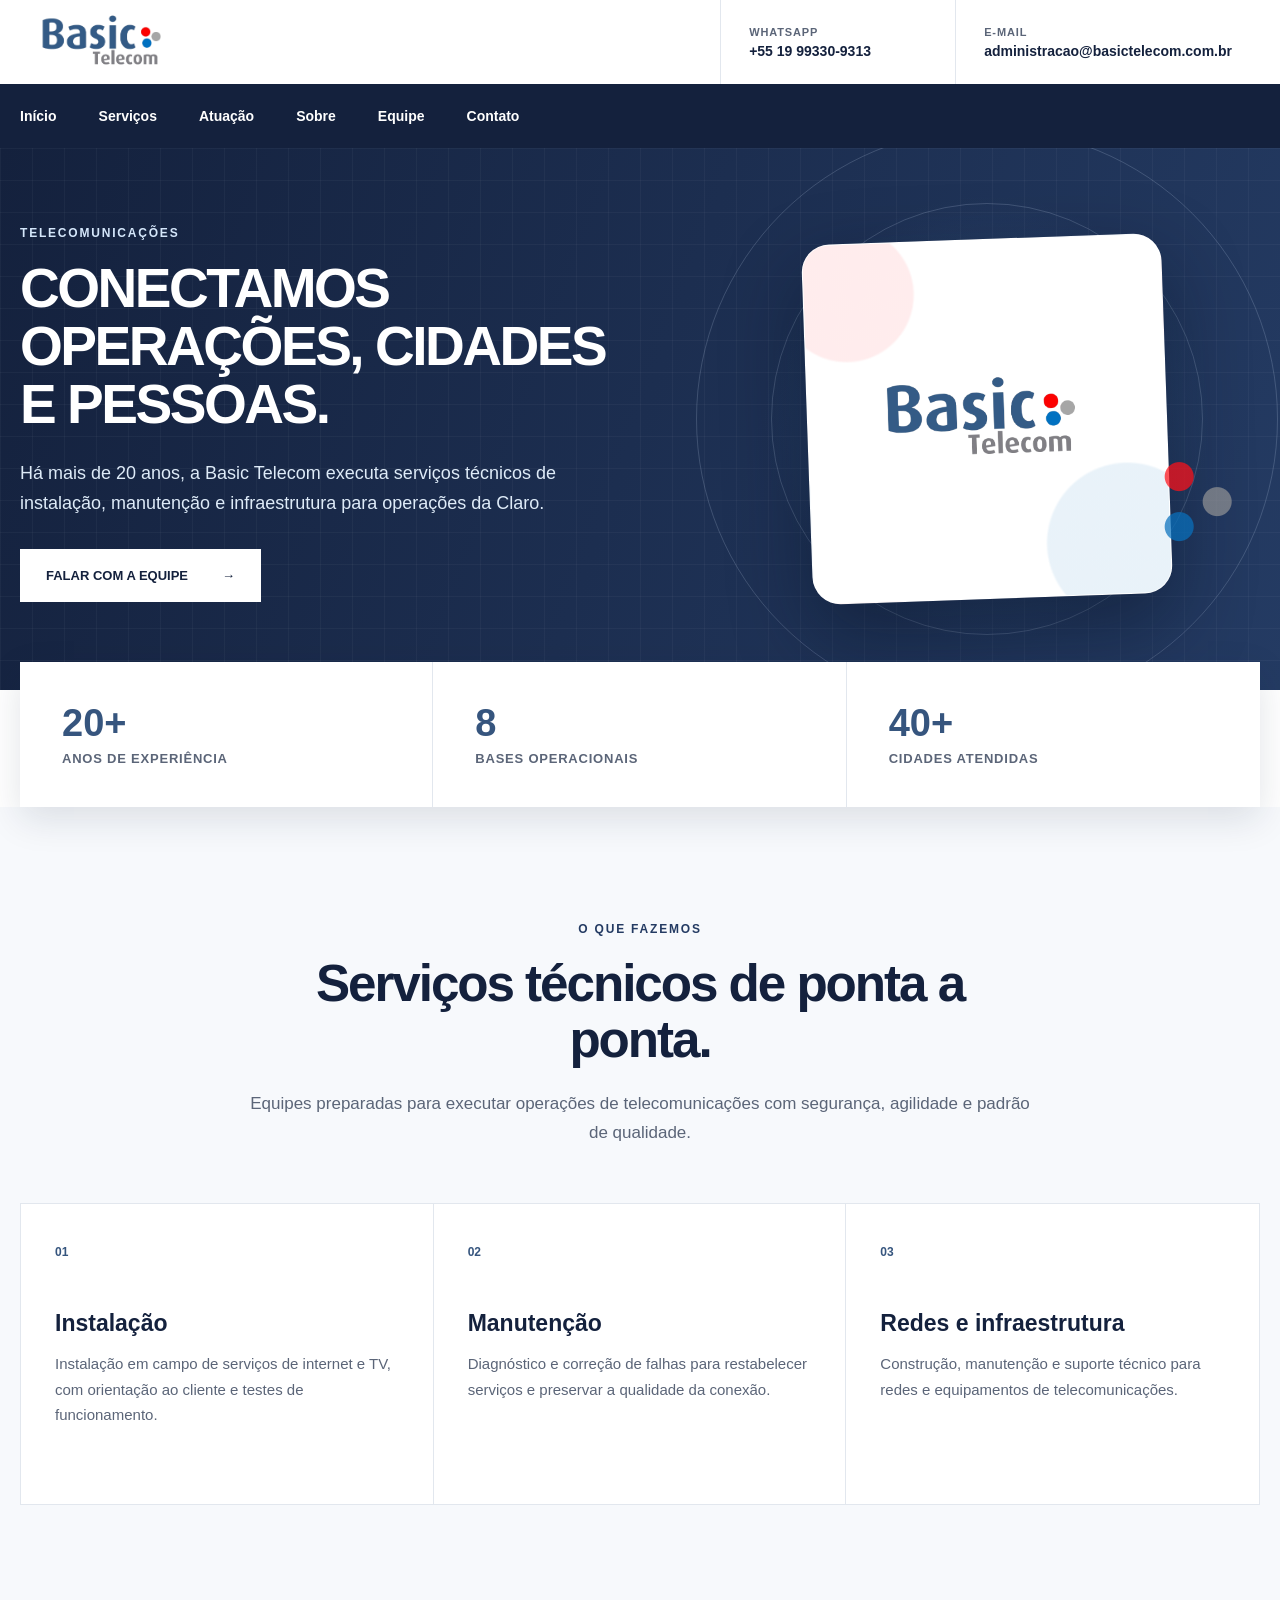
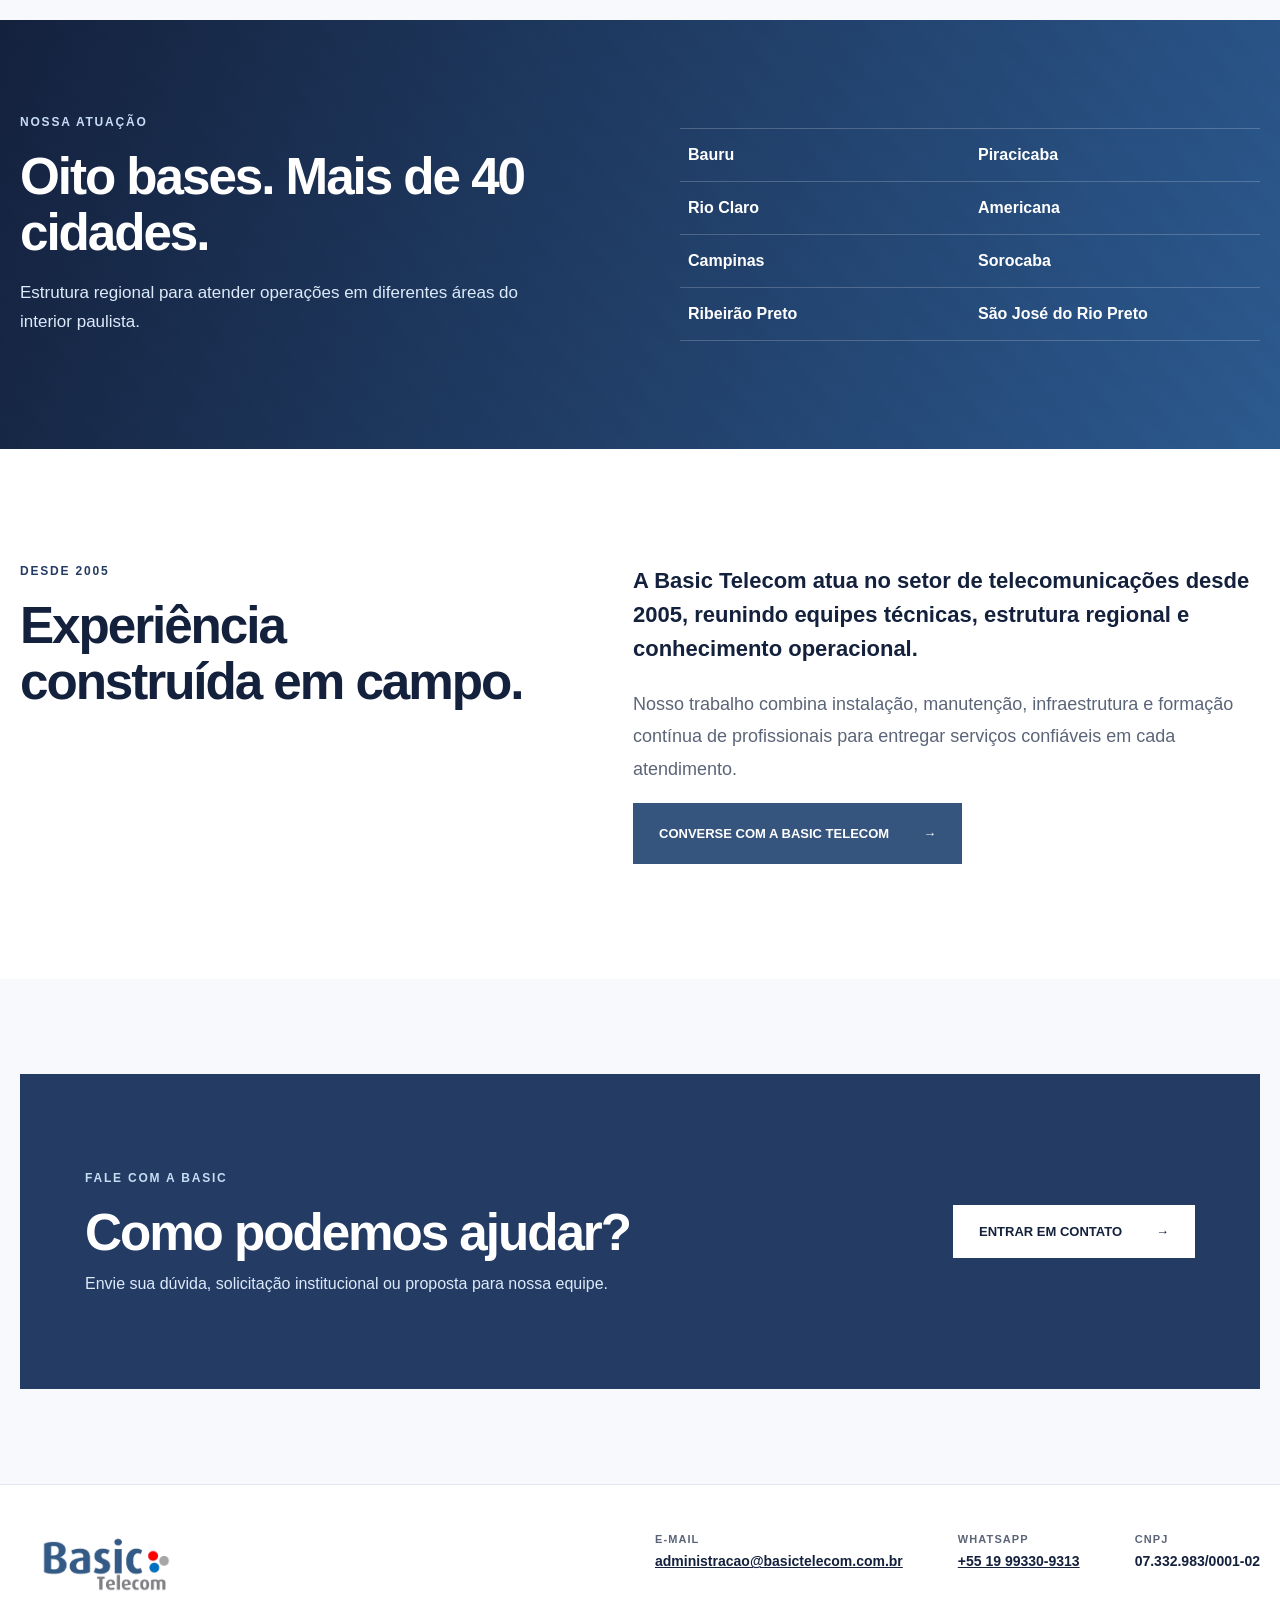
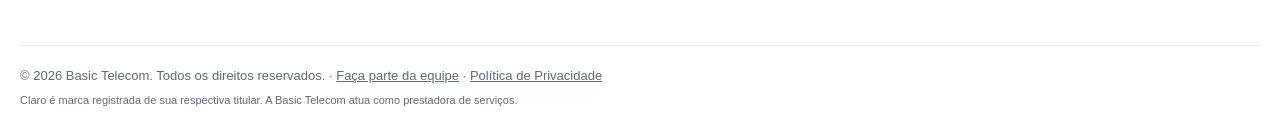
<file: index.html>
<!DOCTYPE html>
<html lang="pt-BR">
<head>
  <meta charset="UTF-8">
  <meta name="viewport" content="width=device-width, initial-scale=1.0">
  <meta name="description" content="Basic Telecom: instalação, manutenção e infraestrutura de telecomunicações para operações Claro em mais de 40 cidades.">
  <meta name="theme-color" content="#14213d">
  <title>Serviços de telecomunicações | Basic Telecom</title>
  <link rel="canonical" href="https://tibasictelecom.github.io/">
  <link rel="icon" href="assets/favicon.png" type="image/png">
  <link rel="apple-touch-icon" href="assets/apple-touch-icon.png">
  <link rel="manifest" href="site.webmanifest">
  <meta property="og:type" content="website">
  <meta property="og:locale" content="pt_BR">
  <meta property="og:site_name" content="Basic Telecom">
  <meta property="og:title" content="Serviços de telecomunicações | Basic Telecom">
  <meta property="og:description" content="Mais de 20 anos de experiência, oito bases operacionais e atendimento em mais de 40 cidades.">
  <meta property="og:url" content="https://tibasictelecom.github.io/">
  <meta property="og:image" content="https://tibasictelecom.github.io/assets/social-card.png">
  <meta property="og:image:type" content="image/png">
  <meta property="og:image:width" content="1200">
  <meta property="og:image:height" content="630">
  <meta property="og:image:alt" content="Basic Telecom — telecomunicações">
  <meta name="twitter:card" content="summary_large_image">
  <link rel="stylesheet" href="styles.css?v=6">
  <script src="site.js?v=5" defer></script>
  <script type="application/ld+json">
  {
    "@context": "https://schema.org",
    "@type": "Organization",
    "name": "Basic Telecom",
    "legalName": "Basic Telecom Instalações de Equipamentos Eletrônicos Ltda.",
    "url": "https://tibasictelecom.github.io/",
    "logo": "https://tibasictelecom.github.io/assets/logo.png",
    "foundingDate": "2005-04-18",
    "taxID": "07.332.983/0001-02",
    "description": "Empresa de instalação, manutenção e infraestrutura de telecomunicações",
    "email": "administracao@basictelecom.com.br",
    "telephone": "+55-19-99330-9313",
    "address": {
      "@type": "PostalAddress",
      "streetAddress": "Avenida Rodrigues Alves, 33-93, Vila Cardia",
      "addressLocality": "Bauru",
      "addressRegion": "SP",
      "postalCode": "17030-000",
      "addressCountry": "BR"
    },
    "areaServed": ["Bauru", "Piracicaba", "Rio Claro", "Americana", "Campinas", "Sorocaba", "Ribeirão Preto", "São José do Rio Preto"],
    "sameAs": ["https://br.linkedin.com/company/basictelecom"]
  }
  </script>
</head>
<body id="inicio">
  <a class="skip-link" href="#conteudo">Pular para o conteúdo</a>

  <header class="header">
    <div class="container topbar">
      <a class="brand" href="./" aria-label="Basic Telecom — início">
        <img src="assets/logo.png" width="819" height="304" alt="Basic Telecom" fetchpriority="high">
      </a>
      <div class="header-contact">
        <a class="whatsapp-link" href="https://wa.me/5519993309313?text=Ol%C3%A1%2C%20vim%20pelo%20site%20da%20Basic%20Telecom%20e%20gostaria%20de%20falar%20com%20a%20equipe."><small>WhatsApp</small><strong>+55 19 99330-9313</strong></a>
        <a href="mailto:administracao@basictelecom.com.br"><small>E-mail</small><strong>administracao@basictelecom.com.br</strong></a>
      </div>
    </div>
    <div class="nav-bar">
      <nav class="container nav" aria-label="Navegação principal">
        <a href="#inicio">Início</a>
        <a href="#servicos">Serviços</a>
        <a href="#atuacao">Atuação</a>
        <a href="#sobre">Sobre</a>
        <a href="equipe/">Equipe</a>
        <a href="#contato">Contato</a>
      </nav>
    </div>
  </header>

  <main id="conteudo">
    <section class="hero">
      <div class="container hero-grid">
        <div class="hero-copy">
          <span class="eyebrow">Telecomunicações</span>
          <h1>Conectamos operações, cidades e pessoas.</h1>
          <p>Há mais de 20 anos, a Basic Telecom executa serviços técnicos de instalação, manutenção e infraestrutura para operações da Claro.</p>
          <a class="button hero-button" href="https://wa.me/5519993309313?text=Ol%C3%A1%2C%20vim%20pelo%20site%20da%20Basic%20Telecom%20e%20gostaria%20de%20falar%20com%20a%20equipe.">Falar com a equipe <span aria-hidden="true">→</span></a>
        </div>
        <div class="hero-visual" aria-hidden="true">
          <div class="hero-brand"><img src="assets/logo.png" width="819" height="304" alt=""></div>
        </div>
      </div>
    </section>

    <section class="stats" aria-label="Basic Telecom em números">
      <div class="container stats-grid">
        <div><strong>20+</strong><span>anos de experiência</span></div>
        <div><strong>8</strong><span>bases operacionais</span></div>
        <div><strong>40+</strong><span>cidades atendidas</span></div>
      </div>
    </section>

    <section class="services" id="servicos">
      <div class="container">
        <div class="section-heading centered">
          <span class="section-label">O que fazemos</span>
          <h2>Serviços técnicos de ponta a ponta.</h2>
          <p>Equipes preparadas para executar operações de telecomunicações com segurança, agilidade e padrão de qualidade.</p>
        </div>
        <div class="service-grid">
          <article><strong>01</strong><h3>Instalação</h3><p>Instalação em campo de serviços de internet e TV, com orientação ao cliente e testes de funcionamento.</p></article>
          <article><strong>02</strong><h3>Manutenção</h3><p>Diagnóstico e correção de falhas para restabelecer serviços e preservar a qualidade da conexão.</p></article>
          <article><strong>03</strong><h3>Redes e infraestrutura</h3><p>Construção, manutenção e suporte técnico para redes e equipamentos de telecomunicações.</p></article>
        </div>
      </div>
    </section>

    <section class="coverage" id="atuacao">
      <div class="container coverage-grid">
        <div>
          <span class="section-label light">Nossa atuação</span>
          <h2>Oito bases. Mais de 40 cidades.</h2>
          <p>Estrutura regional para atender operações em diferentes áreas do interior paulista.</p>
        </div>
        <ul aria-label="Cidades com bases operacionais">
          <li>Bauru</li>
          <li>Piracicaba</li>
          <li>Rio Claro</li>
          <li>Americana</li>
          <li>Campinas</li>
          <li>Sorocaba</li>
          <li>Ribeirão Preto</li>
          <li>São José do Rio Preto</li>
        </ul>
      </div>
    </section>

    <section class="about" id="sobre">
      <div class="container about-grid">
        <div class="section-heading">
          <span class="section-label">Desde 2005</span>
          <h2>Experiência construída em campo.</h2>
        </div>
        <div class="about-copy">
          <p>A Basic Telecom atua no setor de telecomunicações desde 2005, reunindo equipes técnicas, estrutura regional e conhecimento operacional.</p>
          <p>Nosso trabalho combina instalação, manutenção, infraestrutura e formação contínua de profissionais para entregar serviços confiáveis em cada atendimento.</p>
          <a class="button" href="#contato">Converse com a Basic Telecom <span aria-hidden="true">→</span></a>
        </div>
      </div>
    </section>

    <section class="contact" id="contato">
      <div class="container contact-card">
        <div>
          <span class="section-label light">Fale com a Basic</span>
          <h2>Como podemos ajudar?</h2>
          <p>Envie sua dúvida, solicitação institucional ou proposta para nossa equipe.</p>
        </div>
        <a class="button button-light" href="https://wa.me/5519993309313?text=Ol%C3%A1%2C%20vim%20pelo%20site%20da%20Basic%20Telecom%20e%20gostaria%20de%20falar%20com%20a%20equipe.">Entrar em contato <span aria-hidden="true">→</span></a>
      </div>
    </section>
  </main>

  <footer>
    <div class="container footer-content">
      <img src="assets/logo.png" width="819" height="304" alt="Basic Telecom" loading="lazy">
      <div class="footer-info">
        <p><span>E-mail</span><a href="mailto:administracao@basictelecom.com.br">administracao@basictelecom.com.br</a></p>
        <p><span>WhatsApp</span><a href="https://wa.me/5519993309313?text=Ol%C3%A1%2C%20vim%20pelo%20site%20da%20Basic%20Telecom%20e%20gostaria%20de%20falar%20com%20a%20equipe.">+55 19 99330-9313</a></p>
        <p><span>CNPJ</span><strong>07.332.983/0001-02</strong></p>
      </div>
    </div>
    <div class="container copyright">© 2026 Basic Telecom. Todos os direitos reservados. · <a href="equipe/">Faça parte da equipe</a> · <a href="privacidade/">Política de Privacidade</a><small>Claro é marca registrada de sua respectiva titular. A Basic Telecom atua como prestadora de serviços.</small></div>
  </footer>
</body>
</html>
</file>
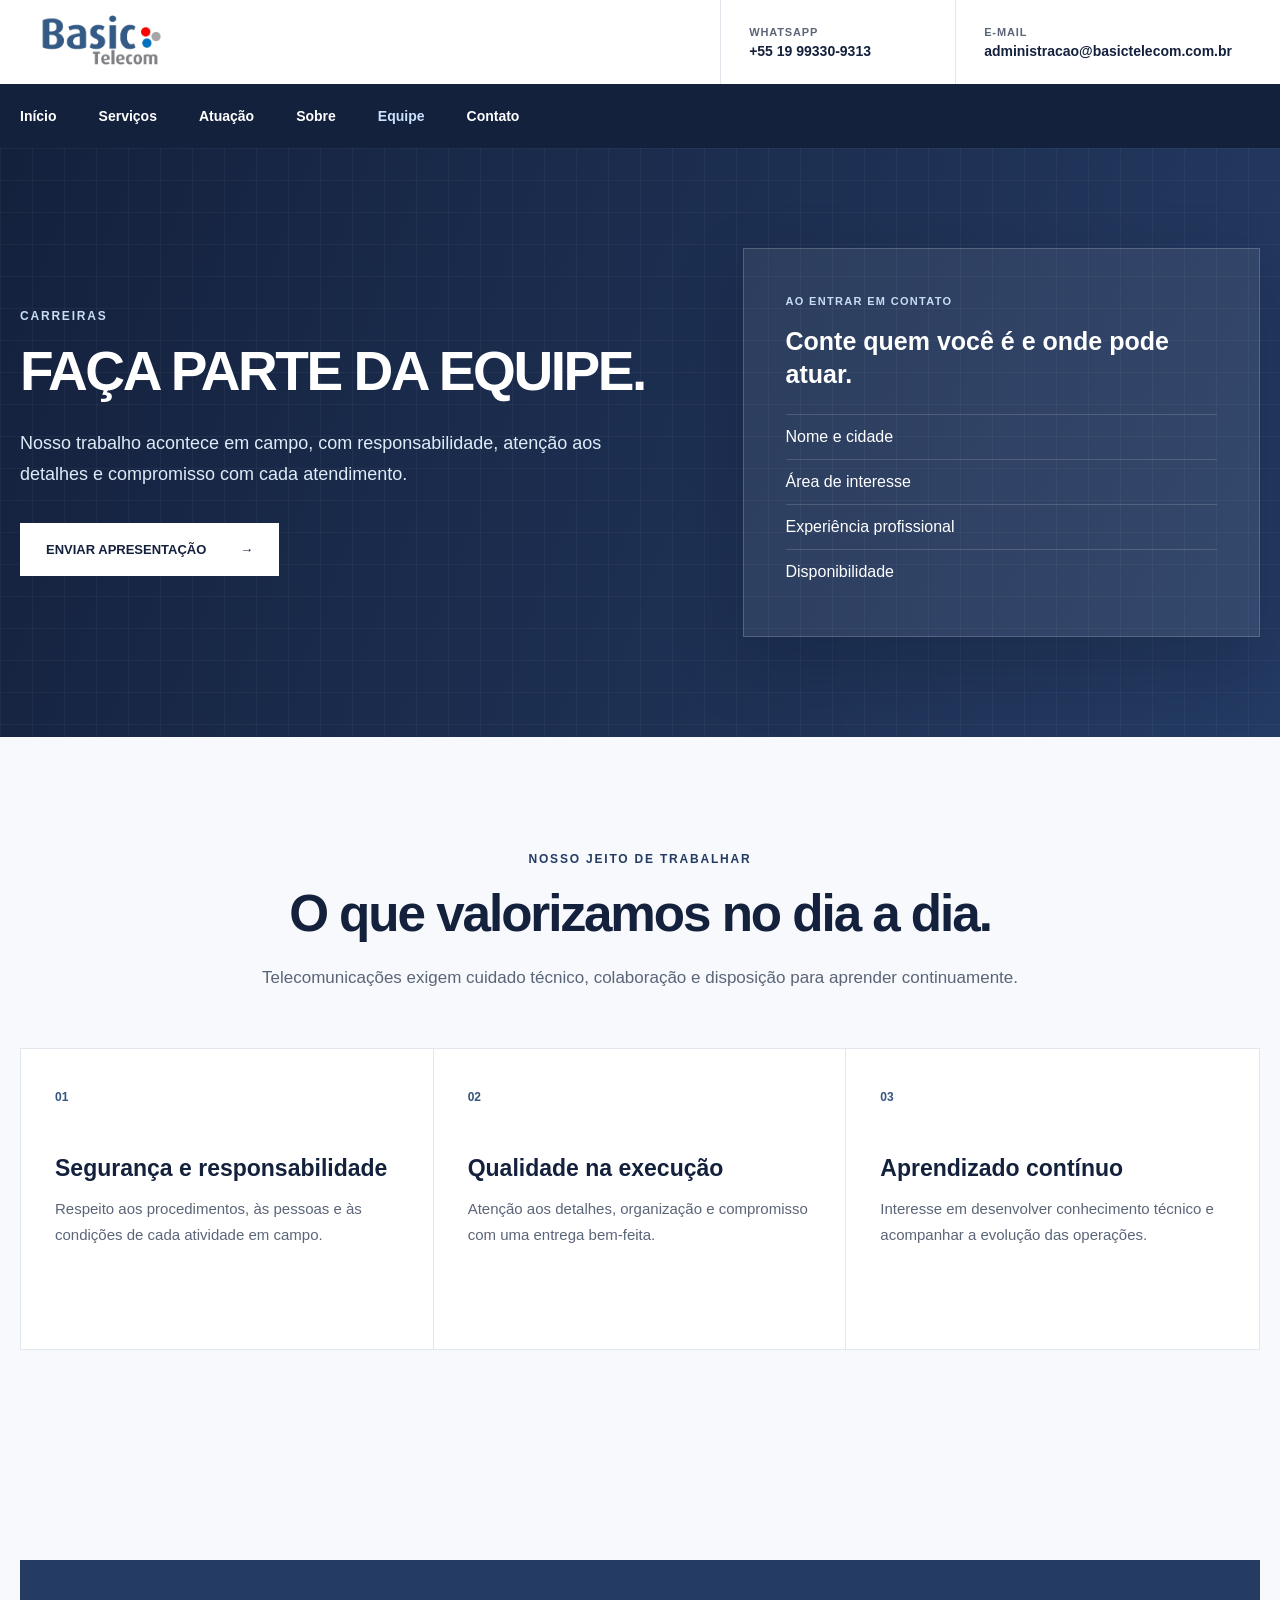
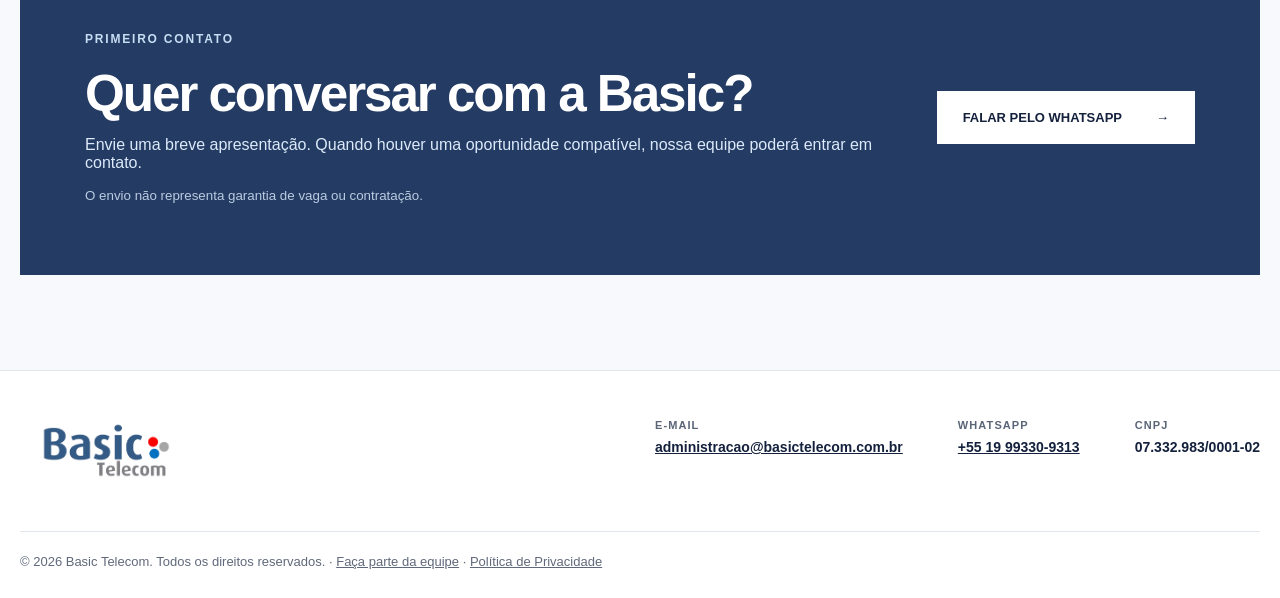
<file: equipe/index.html>
<!DOCTYPE html>
<html lang="pt-BR">
<head>
  <meta charset="UTF-8">
  <meta name="viewport" content="width=device-width, initial-scale=1.0">
  <meta name="description" content="Conheça a forma de trabalho da Basic Telecom e envie uma apresentação para futuras oportunidades na equipe.">
  <meta name="theme-color" content="#14213d">
  <title>Faça parte da equipe | Basic Telecom</title>
  <link rel="canonical" href="https://tibasictelecom.github.io/equipe/">
  <link rel="icon" href="../assets/favicon.png" type="image/png">
  <link rel="apple-touch-icon" href="../assets/apple-touch-icon.png">
  <link rel="manifest" href="../site.webmanifest">
  <meta property="og:type" content="website">
  <meta property="og:locale" content="pt_BR">
  <meta property="og:title" content="Faça parte da equipe | Basic Telecom">
  <meta property="og:description" content="Envie uma apresentação para futuras oportunidades na Basic Telecom.">
  <meta property="og:url" content="https://tibasictelecom.github.io/equipe/">
  <meta property="og:image" content="https://tibasictelecom.github.io/assets/social-card.png">
  <meta property="og:image:type" content="image/png">
  <meta property="og:image:width" content="1200">
  <meta property="og:image:height" content="630">
  <meta property="og:image:alt" content="Basic Telecom — telecomunicações no interior de São Paulo">
  <meta name="twitter:card" content="summary_large_image">
  <link rel="stylesheet" href="../styles.css?v=6">
  <script src="../site.js?v=5" defer></script>
</head>
<body>
  <a class="skip-link" href="#conteudo">Pular para o conteúdo</a>

  <header class="header">
    <div class="container topbar">
      <a class="brand" href="../" aria-label="Basic Telecom — início">
        <img src="../assets/logo.png" width="819" height="304" alt="Basic Telecom" fetchpriority="high">
      </a>
      <div class="header-contact">
        <a href="https://wa.me/5519993309313?text=Ol%C3%A1%2C%20vim%20pelo%20site%20da%20Basic%20Telecom%20e%20gostaria%20de%20falar%20com%20a%20equipe."><small>WhatsApp</small><strong>+55 19 99330-9313</strong></a>
        <a href="mailto:administracao@basictelecom.com.br"><small>E-mail</small><strong>administracao@basictelecom.com.br</strong></a>
      </div>
    </div>
    <div class="nav-bar">
      <nav class="container nav" aria-label="Navegação principal">
        <a href="../">Início</a>
        <a href="../#servicos">Serviços</a>
        <a href="../#atuacao">Atuação</a>
        <a href="../#sobre">Sobre</a>
        <a href="./" aria-current="page">Equipe</a>
        <a href="../#contato">Contato</a>
      </nav>
    </div>
  </header>

  <main id="conteudo">
    <section class="career-hero">
      <div class="container career-hero-grid">
        <div>
          <span class="section-label light">Carreiras</span>
          <h1>Faça parte da equipe.</h1>
          <p>Nosso trabalho acontece em campo, com responsabilidade, atenção aos detalhes e compromisso com cada atendimento.</p>
          <a class="button button-light" href="https://wa.me/5519993309313?text=Ol%C3%A1%2C%20vim%20pelo%20site%20da%20Basic%20Telecom%20e%20gostaria%20de%20saber%20sobre%20oportunidades%20para%20fazer%20parte%20da%20equipe.">Enviar apresentação <span aria-hidden="true">→</span></a>
        </div>
        <aside class="career-panel" aria-label="Como se apresentar">
          <span>Ao entrar em contato</span>
          <strong>Conte quem você é e onde pode atuar.</strong>
          <ul>
            <li>Nome e cidade</li>
            <li>Área de interesse</li>
            <li>Experiência profissional</li>
            <li>Disponibilidade</li>
          </ul>
        </aside>
      </div>
    </section>

    <section class="services">
      <div class="container">
        <div class="section-heading centered">
          <span class="section-label">Nosso jeito de trabalhar</span>
          <h2>O que valorizamos no dia a dia.</h2>
          <p>Telecomunicações exigem cuidado técnico, colaboração e disposição para aprender continuamente.</p>
        </div>
        <div class="service-grid">
          <article><strong>01</strong><h3>Segurança e responsabilidade</h3><p>Respeito aos procedimentos, às pessoas e às condições de cada atividade em campo.</p></article>
          <article><strong>02</strong><h3>Qualidade na execução</h3><p>Atenção aos detalhes, organização e compromisso com uma entrega bem-feita.</p></article>
          <article><strong>03</strong><h3>Aprendizado contínuo</h3><p>Interesse em desenvolver conhecimento técnico e acompanhar a evolução das operações.</p></article>
        </div>
      </div>
    </section>

    <section class="contact career-contact">
      <div class="container contact-card">
        <div>
          <span class="section-label light">Primeiro contato</span>
          <h2>Quer conversar com a Basic?</h2>
          <p>Envie uma breve apresentação. Quando houver uma oportunidade compatível, nossa equipe poderá entrar em contato.</p>
          <small>O envio não representa garantia de vaga ou contratação.</small>
        </div>
        <a class="button button-light" href="https://wa.me/5519993309313?text=Ol%C3%A1%2C%20vim%20pelo%20site%20da%20Basic%20Telecom%20e%20gostaria%20de%20saber%20sobre%20oportunidades%20para%20fazer%20parte%20da%20equipe.">Falar pelo WhatsApp <span aria-hidden="true">→</span></a>
      </div>
    </section>
  </main>

  <footer>
    <div class="container footer-content">
      <img src="../assets/logo.png" width="819" height="304" alt="Basic Telecom" loading="lazy">
      <div class="footer-info">
        <p><span>E-mail</span><a href="mailto:administracao@basictelecom.com.br">administracao@basictelecom.com.br</a></p>
        <p><span>WhatsApp</span><a href="https://wa.me/5519993309313?text=Ol%C3%A1%2C%20vim%20pelo%20site%20da%20Basic%20Telecom%20e%20gostaria%20de%20falar%20com%20a%20equipe.">+55 19 99330-9313</a></p>
        <p><span>CNPJ</span><strong>07.332.983/0001-02</strong></p>
      </div>
    </div>
    <div class="container copyright">© 2026 Basic Telecom. Todos os direitos reservados. · <a href="./">Faça parte da equipe</a> · <a href="../privacidade/">Política de Privacidade</a></div>
  </footer>
</body>
</html>
</file>
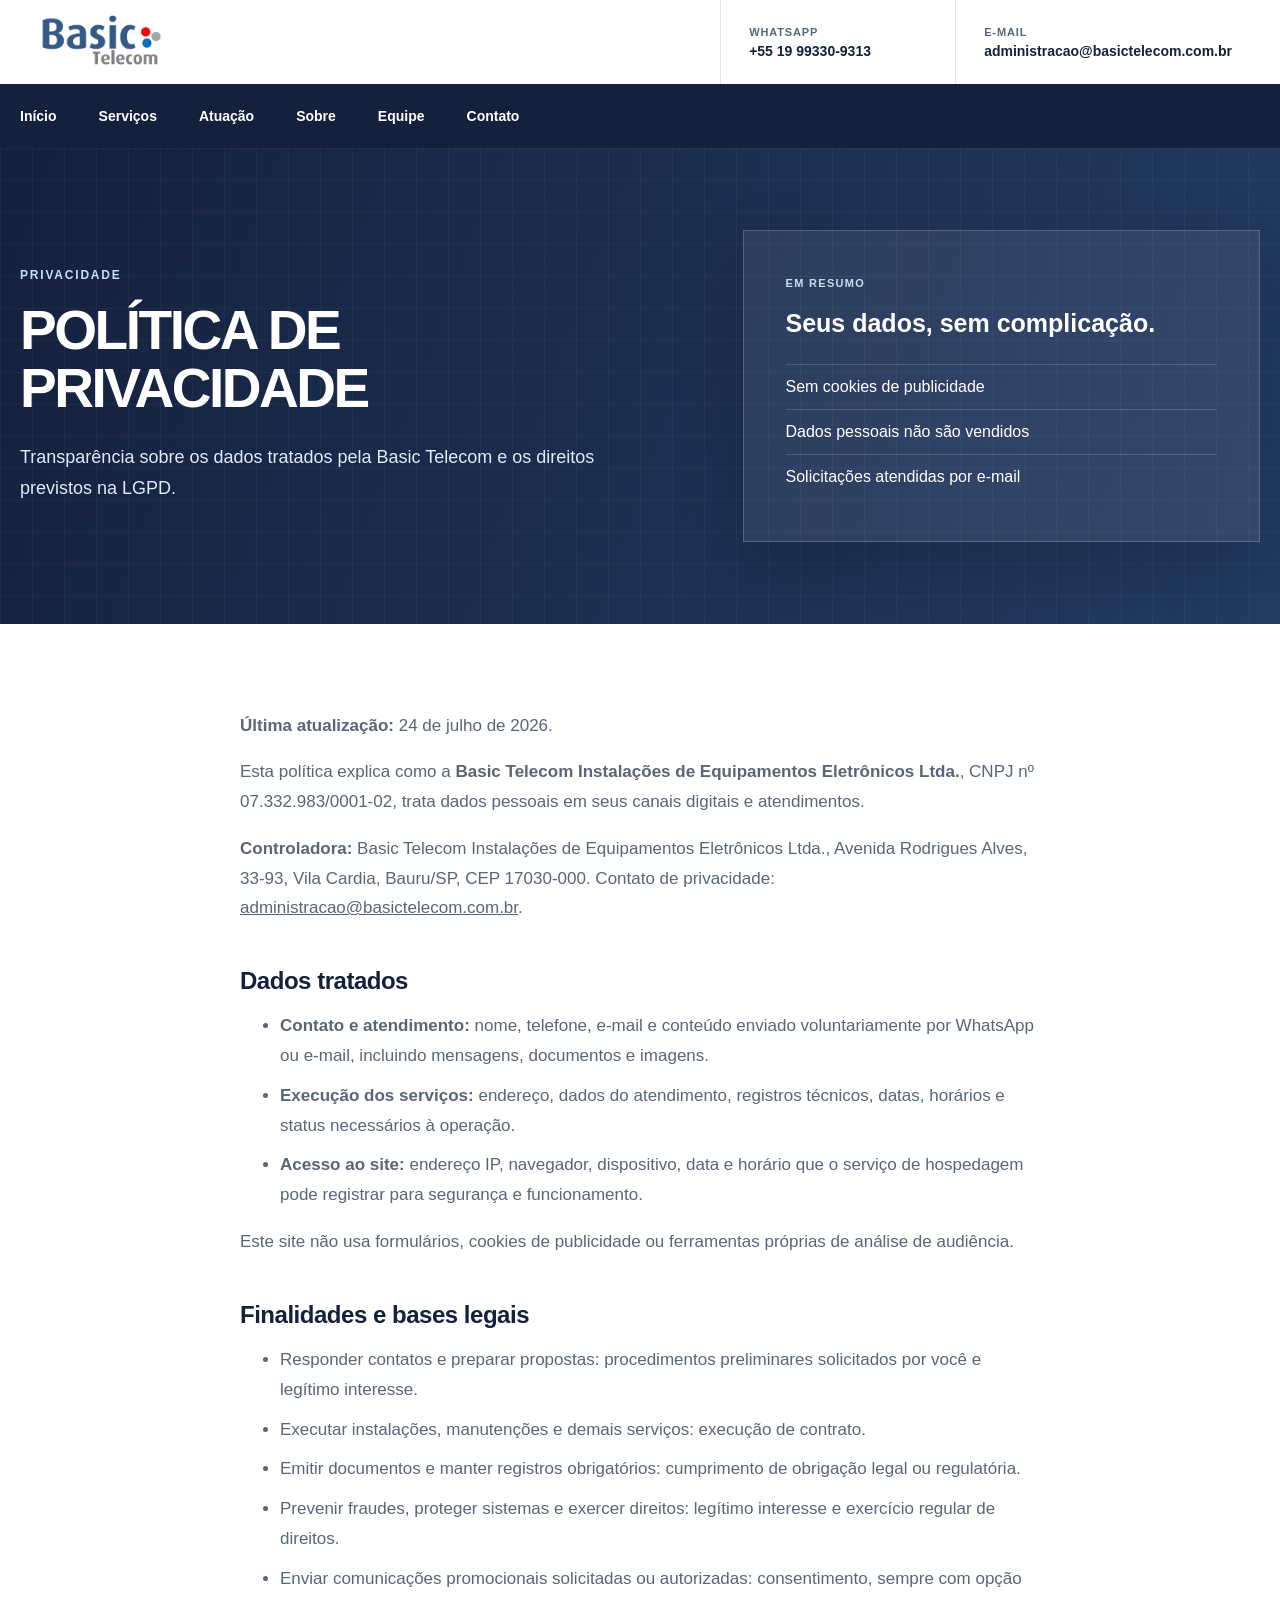
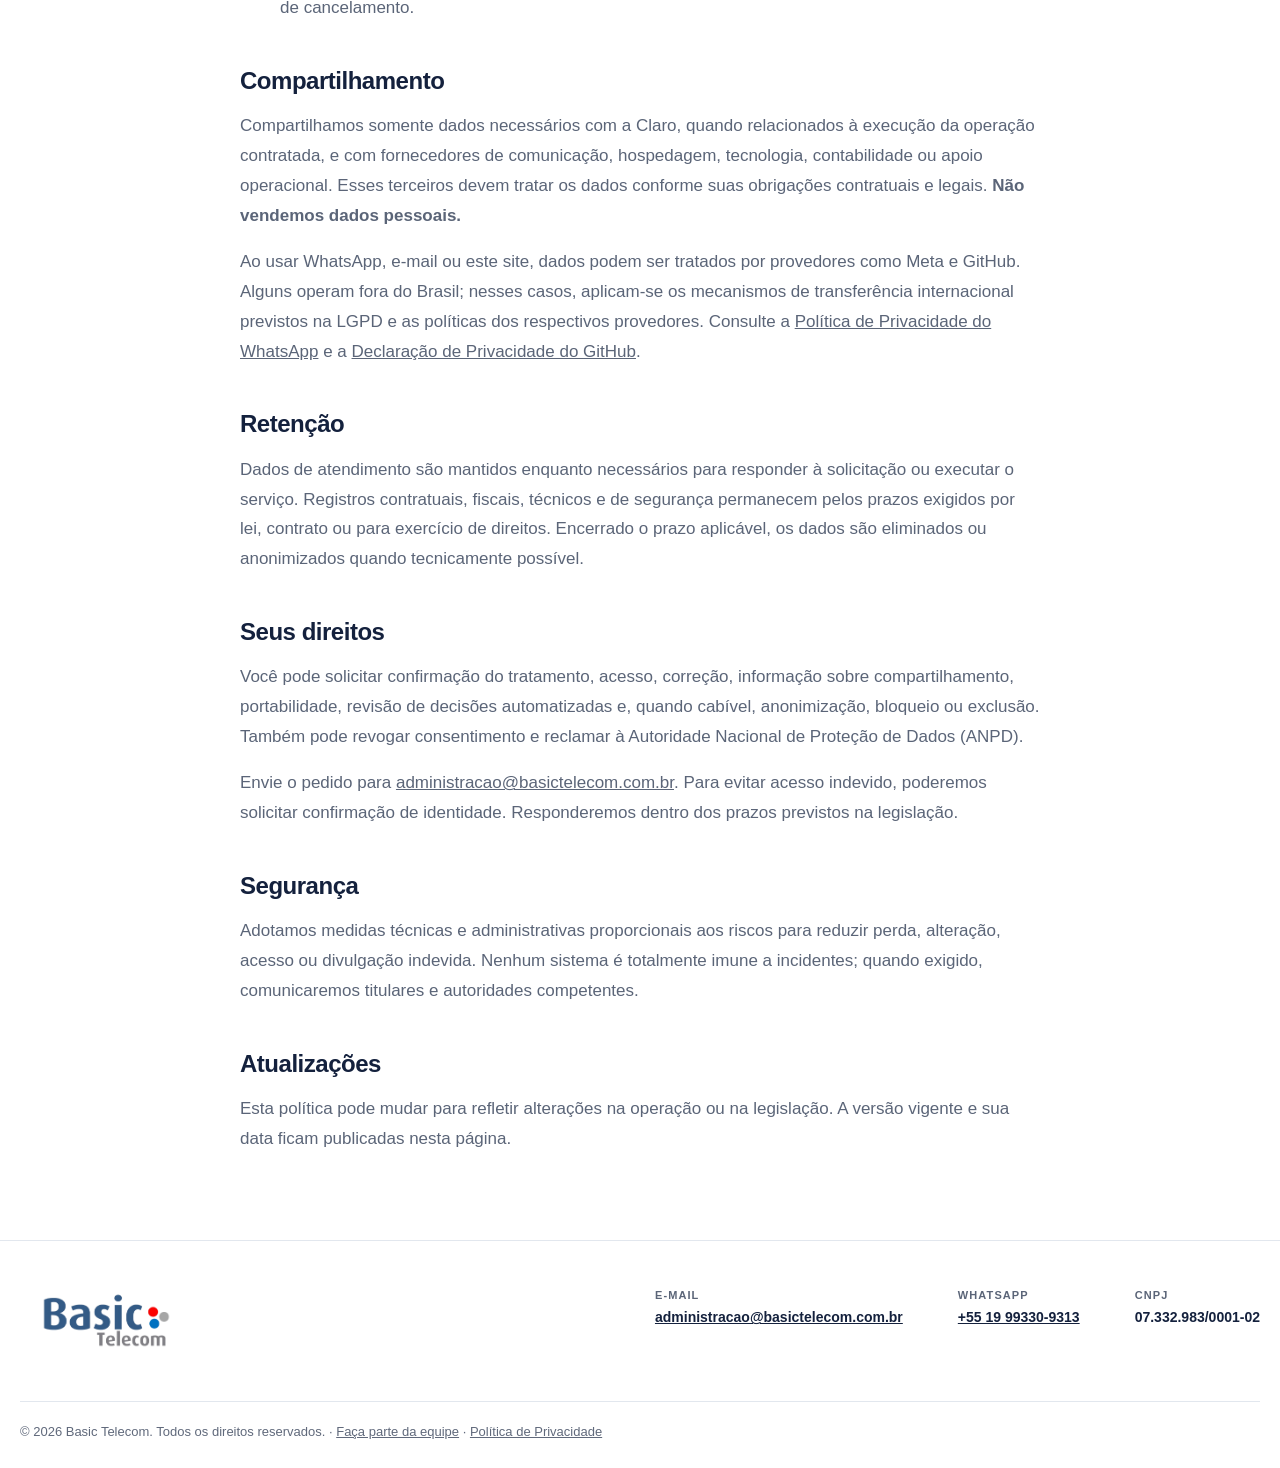
<file: privacidade/index.html>
<!DOCTYPE html>
<html lang="pt-BR">
<head>
  <meta charset="UTF-8">
  <meta name="viewport" content="width=device-width, initial-scale=1.0">
  <meta name="description" content="Política de Privacidade da Basic Telecom: dados tratados, finalidades, compartilhamento, retenção e direitos previstos na LGPD.">
  <meta name="theme-color" content="#14213d">
  <title>Política de Privacidade | Basic Telecom</title>
  <link rel="canonical" href="https://tibasictelecom.github.io/privacidade/">
  <link rel="icon" href="../assets/favicon.png" type="image/png">
  <link rel="apple-touch-icon" href="../assets/apple-touch-icon.png">
  <link rel="manifest" href="../site.webmanifest">
  <meta property="og:type" content="article">
  <meta property="og:locale" content="pt_BR">
  <meta property="og:title" content="Política de Privacidade | Basic Telecom">
  <meta property="og:description" content="Saiba como a Basic Telecom trata e protege dados pessoais.">
  <meta property="og:url" content="https://tibasictelecom.github.io/privacidade/">
  <meta property="og:image" content="https://tibasictelecom.github.io/assets/social-card.png">
  <meta property="og:image:type" content="image/png">
  <meta property="og:image:width" content="1200">
  <meta property="og:image:height" content="630">
  <meta property="og:image:alt" content="Basic Telecom — telecomunicações no interior de São Paulo">
  <meta name="twitter:card" content="summary_large_image">
  <link rel="stylesheet" href="../styles.css?v=6">
  <script src="../site.js?v=5" defer></script>
</head>
<body>
  <a class="skip-link" href="#conteudo">Pular para o conteúdo</a>

  <header class="header">
    <div class="container topbar">
      <a class="brand" href="../" aria-label="Basic Telecom — início">
        <img src="../assets/logo.png" width="819" height="304" alt="Basic Telecom" fetchpriority="high">
      </a>
      <div class="header-contact">
        <a href="https://wa.me/5519993309313?text=Ol%C3%A1%2C%20vim%20pelo%20site%20da%20Basic%20Telecom%20e%20gostaria%20de%20falar%20com%20a%20equipe."><small>WhatsApp</small><strong>+55 19 99330-9313</strong></a>
        <a href="mailto:administracao@basictelecom.com.br"><small>E-mail</small><strong>administracao@basictelecom.com.br</strong></a>
      </div>
    </div>
    <div class="nav-bar">
      <nav class="container nav" aria-label="Navegação principal">
        <a href="../">Início</a>
        <a href="../#servicos">Serviços</a>
        <a href="../#atuacao">Atuação</a>
        <a href="../#sobre">Sobre</a>
        <a href="../equipe/">Equipe</a>
        <a href="../#contato">Contato</a>
      </nav>
    </div>
  </header>

  <main id="conteudo">
    <section class="page-hero">
      <div class="container page-hero-grid">
        <div>
          <span class="section-label light">Privacidade</span>
          <h1>Política de Privacidade</h1>
          <p>Transparência sobre os dados tratados pela Basic Telecom e os direitos previstos na LGPD.</p>
        </div>
        <aside class="page-panel" aria-label="Resumo da política">
          <span>Em resumo</span>
          <strong>Seus dados, sem complicação.</strong>
          <ul>
            <li>Sem cookies de publicidade</li>
            <li>Dados pessoais não são vendidos</li>
            <li>Solicitações atendidas por e-mail</li>
          </ul>
        </aside>
      </div>
    </section>
    <article class="container policy">
      <p><strong>Última atualização:</strong> 24 de julho de 2026.</p>

      <p>Esta política explica como a <strong>Basic Telecom Instalações de Equipamentos Eletrônicos Ltda.</strong>, CNPJ nº 07.332.983/0001-02, trata dados pessoais em seus canais digitais e atendimentos.</p>
      <p><strong>Controladora:</strong> Basic Telecom Instalações de Equipamentos Eletrônicos Ltda., Avenida Rodrigues Alves, 33-93, Vila Cardia, Bauru/SP, CEP 17030-000. Contato de privacidade: <a href="mailto:administracao@basictelecom.com.br">administracao@basictelecom.com.br</a>.</p>

      <h2>Dados tratados</h2>
      <ul>
        <li><strong>Contato e atendimento:</strong> nome, telefone, e-mail e conteúdo enviado voluntariamente por WhatsApp ou e-mail, incluindo mensagens, documentos e imagens.</li>
        <li><strong>Execução dos serviços:</strong> endereço, dados do atendimento, registros técnicos, datas, horários e status necessários à operação.</li>
        <li><strong>Acesso ao site:</strong> endereço IP, navegador, dispositivo, data e horário que o serviço de hospedagem pode registrar para segurança e funcionamento.</li>
      </ul>
      <p>Este site não usa formulários, cookies de publicidade ou ferramentas próprias de análise de audiência.</p>

      <h2>Finalidades e bases legais</h2>
      <ul>
        <li>Responder contatos e preparar propostas: procedimentos preliminares solicitados por você e legítimo interesse.</li>
        <li>Executar instalações, manutenções e demais serviços: execução de contrato.</li>
        <li>Emitir documentos e manter registros obrigatórios: cumprimento de obrigação legal ou regulatória.</li>
        <li>Prevenir fraudes, proteger sistemas e exercer direitos: legítimo interesse e exercício regular de direitos.</li>
        <li>Enviar comunicações promocionais solicitadas ou autorizadas: consentimento, sempre com opção de cancelamento.</li>
      </ul>

      <h2>Compartilhamento</h2>
      <p>Compartilhamos somente dados necessários com a Claro, quando relacionados à execução da operação contratada, e com fornecedores de comunicação, hospedagem, tecnologia, contabilidade ou apoio operacional. Esses terceiros devem tratar os dados conforme suas obrigações contratuais e legais. <strong>Não vendemos dados pessoais.</strong></p>
      <p>Ao usar WhatsApp, e-mail ou este site, dados podem ser tratados por provedores como Meta e GitHub. Alguns operam fora do Brasil; nesses casos, aplicam-se os mecanismos de transferência internacional previstos na LGPD e as políticas dos respectivos provedores. Consulte a <a href="https://www.whatsapp.com/legal/privacy-policy" rel="noopener noreferrer">Política de Privacidade do WhatsApp</a> e a <a href="https://docs.github.com/pt/site-policy/privacy-policies/github-general-privacy-statement" rel="noopener noreferrer">Declaração de Privacidade do GitHub</a>.</p>

      <h2>Retenção</h2>
      <p>Dados de atendimento são mantidos enquanto necessários para responder à solicitação ou executar o serviço. Registros contratuais, fiscais, técnicos e de segurança permanecem pelos prazos exigidos por lei, contrato ou para exercício de direitos. Encerrado o prazo aplicável, os dados são eliminados ou anonimizados quando tecnicamente possível.</p>

      <h2>Seus direitos</h2>
      <p>Você pode solicitar confirmação do tratamento, acesso, correção, informação sobre compartilhamento, portabilidade, revisão de decisões automatizadas e, quando cabível, anonimização, bloqueio ou exclusão. Também pode revogar consentimento e reclamar à Autoridade Nacional de Proteção de Dados (ANPD).</p>
      <p>Envie o pedido para <a href="mailto:administracao@basictelecom.com.br">administracao@basictelecom.com.br</a>. Para evitar acesso indevido, poderemos solicitar confirmação de identidade. Responderemos dentro dos prazos previstos na legislação.</p>

      <h2>Segurança</h2>
      <p>Adotamos medidas técnicas e administrativas proporcionais aos riscos para reduzir perda, alteração, acesso ou divulgação indevida. Nenhum sistema é totalmente imune a incidentes; quando exigido, comunicaremos titulares e autoridades competentes.</p>

      <h2>Atualizações</h2>
      <p>Esta política pode mudar para refletir alterações na operação ou na legislação. A versão vigente e sua data ficam publicadas nesta página.</p>
    </article>
  </main>

  <footer>
    <div class="container footer-content">
      <img src="../assets/logo.png" width="819" height="304" alt="Basic Telecom" loading="lazy">
      <div class="footer-info">
        <p><span>E-mail</span><a href="mailto:administracao@basictelecom.com.br">administracao@basictelecom.com.br</a></p>
        <p><span>WhatsApp</span><a href="https://wa.me/5519993309313?text=Ol%C3%A1%2C%20vim%20pelo%20site%20da%20Basic%20Telecom%20e%20gostaria%20de%20falar%20com%20a%20equipe.">+55 19 99330-9313</a></p>
        <p><span>CNPJ</span><strong>07.332.983/0001-02</strong></p>
      </div>
    </div>
    <div class="container copyright">© 2026 Basic Telecom. Todos os direitos reservados. · <a href="../equipe/">Faça parte da equipe</a> · <a href="./">Política de Privacidade</a></div>
  </footer>
</body>
</html>
</file>
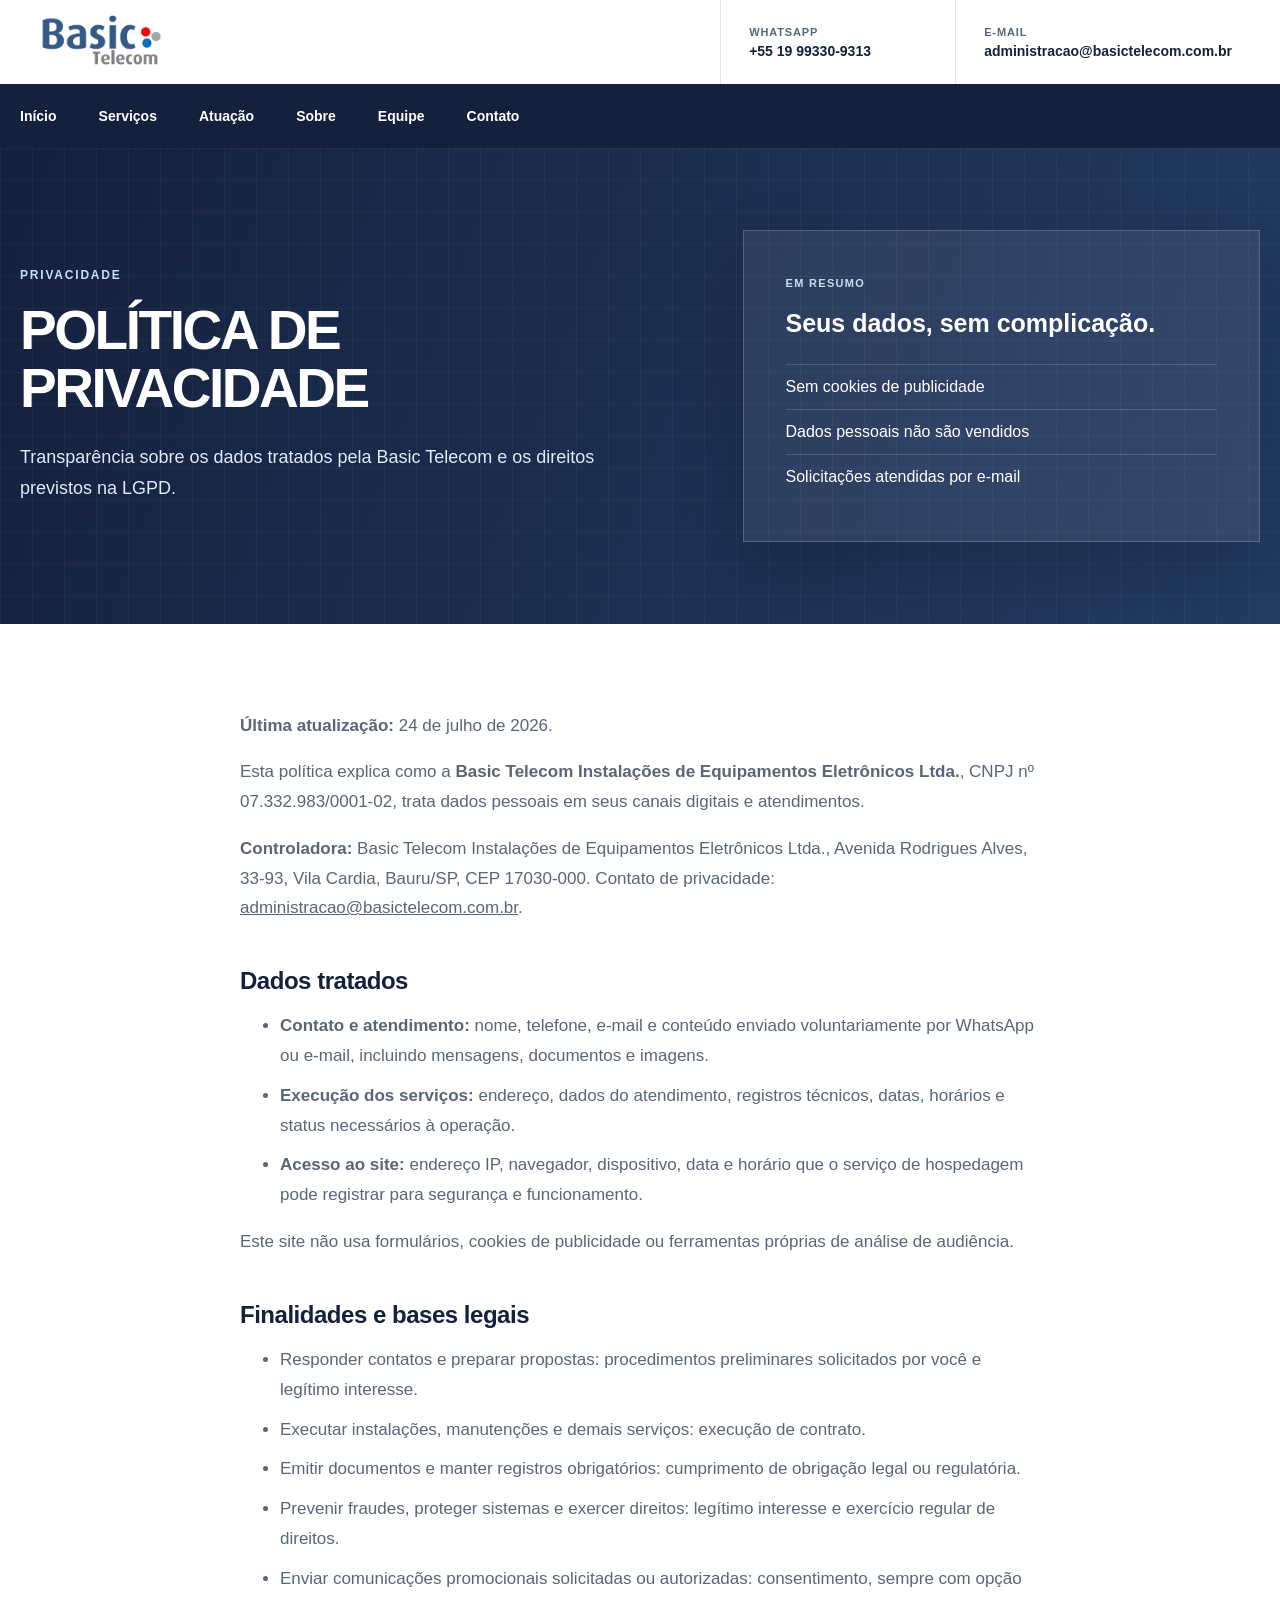
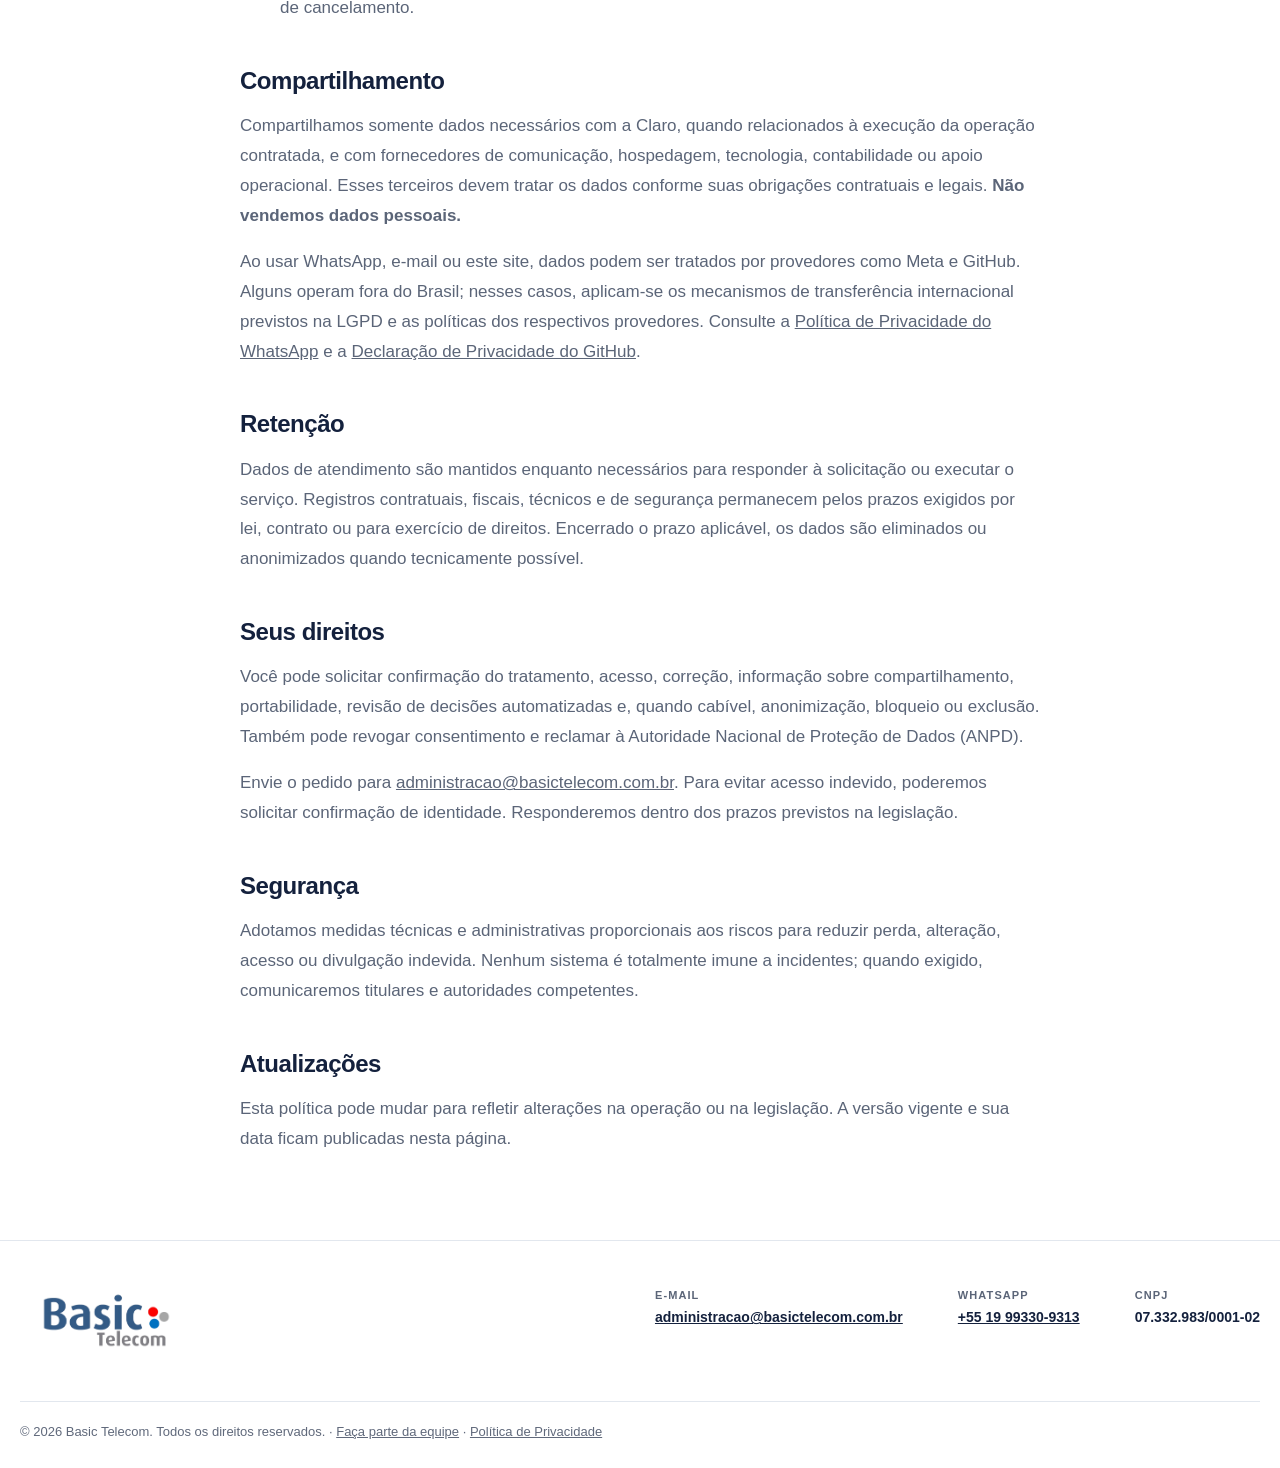
<file: privacidade.html>
<!DOCTYPE html>
<html lang="pt-BR">
<head>
  <meta charset="UTF-8">
  <meta name="robots" content="noindex">
  <link rel="canonical" href="https://tibasictelecom.github.io/privacidade/">
  <meta http-equiv="refresh" content="0; url=privacidade/">
  <title>Política de Privacidade | Basic Telecom</title>
</head>
<body>
  <p><a href="privacidade/">Continuar para a Política de Privacidade</a></p>
</body>
</html>
</file>
<file: styles.css>
:root {
  --ink: #14213d;
  --blue: #243b63;
  --accent: #36557e;
  --muted: #5b6578;
  --pale: #f1f3f7;
  --white: #fff;
  --line: #e2e7ee;
}

@view-transition { navigation: auto; }
::view-transition-old(root) { animation: page-out .18s ease-out both; }
::view-transition-new(root) { animation: page-in .24s ease-out both; }
@keyframes page-out { to { opacity: 0; transform: translateX(-32px); } }
@keyframes page-in { from { opacity: 0; transform: translateX(32px); } }

* { box-sizing: border-box; }
body { margin: 0; color: var(--ink); background: var(--white); font-family: Arial, sans-serif; -webkit-font-smoothing: antialiased; }
a { color: inherit; }
.container { width: min(1240px, calc(100% - 40px)); margin-inline: auto; }
.skip-link { position: fixed; z-index: 100; top: 10px; left: 10px; padding: 12px 16px; color: var(--white); background: var(--ink); transform: translateY(-150%); }
.skip-link:focus { transform: none; }
a:focus-visible { outline: 3px solid var(--white); outline-offset: 3px; box-shadow: 0 0 0 6px var(--ink); }

.header { position: relative; z-index: 10; background: var(--white); }
.topbar { min-height: 84px; display: flex; align-items: stretch; justify-content: space-between; }
.brand { display: flex; align-items: center; padding-right: 40px; text-decoration: none; }
.brand img { display: block; width: 170px; height: auto; }
.header-contact { display: flex; }
.header-contact a { min-width: 235px; padding: 20px 28px; border-left: 1px solid var(--line); display: flex; justify-content: center; flex-direction: column; gap: 5px; text-decoration: none; }
.header-contact small { color: var(--muted); font-size: 11px; font-weight: 700; letter-spacing: .08em; text-transform: uppercase; }
.header-contact strong { font-size: 14px; }
.nav-bar { color: var(--white); background: var(--ink); }
.nav { min-height: 64px; display: flex; align-items: center; gap: 42px; font-size: 14px; font-weight: 700; }
.nav a { padding-block: 24px; text-decoration: none; }
.nav a:hover, .nav a[aria-current="page"] { color: #c9e2ff; }

.hero, .career-hero, .page-hero, .error-page { background: linear-gradient(rgba(255,255,255,.035) 1px, transparent 1px), linear-gradient(90deg, rgba(255,255,255,.035) 1px, transparent 1px), linear-gradient(110deg, var(--ink), var(--blue)); background-size: 32px 32px, 32px 32px, auto; }
.hero { overflow: hidden; color: var(--white); }
.hero-grid { min-height: 510px; display: grid; grid-template-columns: 56% 44%; }
.hero-copy { position: relative; padding: 78px 80px 88px 0; display: flex; justify-content: center; align-items: flex-start; flex-direction: column; }
.eyebrow, .section-label { display: block; margin-bottom: 20px; color: var(--blue); font-size: 12px; font-weight: 800; letter-spacing: .15em; text-transform: uppercase; }
.hero .eyebrow { color: #d5e7fb; }
h1 { max-width: 700px; margin: 0; font-size: clamp(40px, 4.3vw, 62px); line-height: 1.05; letter-spacing: -.045em; text-transform: uppercase; }
.hero-copy p { max-width: 620px; margin: 26px 0 30px; color: #deebf8; font-size: 18px; line-height: 1.65; }
.hero-visual { position: relative; display: grid; place-items: center; background: radial-gradient(circle at 50% 50%, rgba(72,116,166,.42), transparent 58%); }
.hero-visual::before, .hero-visual::after { content: ""; position: absolute; border: 1px solid rgba(213,231,251,.18); border-radius: 50%; }
.hero-visual::before { width: 430px; height: 430px; }
.hero-visual::after { width: 580px; height: 580px; }
.hero-brand { position: relative; z-index: 1; width: min(360px, 80%); aspect-ratio: 1; padding: 44px; border: 1px solid rgba(255,255,255,.7); border-radius: 28px; display: grid; place-items: center; background: radial-gradient(circle at 12% 14%, rgba(255,16,24,.08) 0 15%, transparent 15.5%), radial-gradient(circle at 88% 86%, rgba(8,112,189,.09) 0 18%, transparent 18.5%), var(--white); box-shadow: 0 32px 80px rgba(5,15,31,.42); transform: rotate(-2deg); }
.hero-brand::after { content: ""; position: absolute; right: -72px; bottom: 34px; width: 82px; height: 100px; background: radial-gradient(circle at 20px 20px, rgba(255,16,24,.72) 0 14px, transparent 15px), radial-gradient(circle at 20px 70px, rgba(8,112,189,.72) 0 14px, transparent 15px), radial-gradient(circle at 58px 45px, rgba(151,151,151,.68) 0 14px, transparent 15px); transform: rotate(2deg); }
.hero-brand img { display: block; width: 100%; height: auto; }

.button { display: inline-flex; align-items: center; justify-content: space-between; gap: 34px; padding: 19px 26px; color: var(--white); background: var(--accent); font-size: 13px; font-weight: 800; text-decoration: none; text-transform: uppercase; transition: transform .2s, background .2s; }
.button:hover { background: var(--ink); transform: translateY(-2px); }
.hero-button { background: var(--white); color: var(--ink); }
.hero-button:hover { color: var(--white); }

.stats { position: relative; z-index: 2; margin-top: -28px; }
.stats-grid { display: grid; grid-template-columns: repeat(3, 1fr); background: var(--white); box-shadow: 0 12px 35px rgba(20,33,61,.12); }
.stats-grid div { min-height: 145px; padding: 34px 42px; border-right: 1px solid var(--line); display: flex; justify-content: center; flex-direction: column; }
.stats-grid div:last-child { border: 0; }
.stats-grid strong { color: var(--accent); font-size: 38px; }
.stats-grid span { margin-top: 6px; color: var(--muted); font-size: 13px; font-weight: 700; letter-spacing: .06em; text-transform: uppercase; }

.services { padding: 115px 0; background: #f7f9fc; }
.section-heading h2, h2 { margin: 0; font-size: clamp(36px, 4vw, 54px); line-height: 1.1; letter-spacing: -.04em; }
.centered { max-width: 780px; margin: 0 auto 55px; text-align: center; }
.centered p { margin: 22px auto 0; color: var(--muted); font-size: 17px; line-height: 1.7; }
.service-grid { display: grid; grid-template-columns: repeat(3, 1fr); border: 1px solid var(--line); background: var(--white); }
.service-grid article { min-height: 300px; padding: 38px 34px; border-right: 1px solid var(--line); }
.service-grid article:last-child { border: 0; }
.service-grid strong { color: var(--accent); font-size: 12px; }
.service-grid h3 { margin: 50px 0 14px; font-size: 23px; }
.service-grid p { margin: 0; color: var(--muted); font-size: 15px; line-height: 1.7; }

.coverage { padding: 95px 0; color: var(--white); background: linear-gradient(110deg, rgba(20,33,61,.97), rgba(46,95,151,.9)), repeating-linear-gradient(45deg, #14213d 0 16px, #1a2b4c 16px 32px); }
.coverage-grid { display: grid; grid-template-columns: 1fr 1fr; align-items: center; gap: 80px; }
.section-label.light { color: #c7ddf4; }
.coverage p { max-width: 520px; color: #dceafa; font-size: 17px; line-height: 1.7; }
.coverage ul { margin: 0; padding: 0; display: grid; grid-template-columns: 1fr 1fr; list-style: none; border-top: 1px solid rgba(255,255,255,.2); }
.coverage li { padding: 17px 8px; border-bottom: 1px solid rgba(255,255,255,.2); font-weight: 700; }

.about { padding: 115px 0; }
.about-grid { display: grid; grid-template-columns: .9fr 1.1fr; gap: 100px; }
.about-copy { max-width: 720px; color: var(--muted); font-size: 18px; line-height: 1.8; }
.about-copy p:first-child { margin-top: 0; color: var(--ink); font-size: 22px; font-weight: 700; line-height: 1.55; }

.career-hero { padding: 100px 0; color: var(--white); }
.career-hero-grid, .page-hero-grid { display: grid; grid-template-columns: 1.1fr .9fr; align-items: center; gap: 90px; }
.page-hero { padding: 82px 0; color: var(--white); }
.page-hero p { max-width: 680px; margin: 24px 0 0; color: #deebf8; font-size: 18px; line-height: 1.7; }
.career-hero p { max-width: 650px; margin: 28px 0 34px; color: #deebf8; font-size: 18px; line-height: 1.7; }
.career-panel, .page-panel { padding: 42px; border: 1px solid rgba(255,255,255,.18); background: rgba(255,255,255,.07); box-shadow: 0 28px 65px rgba(5,15,31,.22); }
.career-panel span, .page-panel span { color: #c7ddf4; font-size: 11px; font-weight: 800; letter-spacing: .12em; text-transform: uppercase; }
.career-panel strong, .page-panel strong { display: block; margin: 16px 0 24px; font-size: 25px; line-height: 1.3; }
.career-panel ul, .page-panel ul { margin: 0; padding: 0; list-style: none; }
.career-panel li, .page-panel li { padding: 13px 0; border-top: 1px solid rgba(255,255,255,.15); }
.career-contact small { display: block; margin-top: 16px; color: #b9cce2; }

.contact { padding: 95px 0; background: #f7f9fc; }
.contact-card { min-height: 315px; padding: 65px; color: var(--white); background: var(--blue); display: flex; align-items: center; justify-content: space-between; gap: 50px; }
.contact-card h2 { margin-bottom: 14px; }
.contact-card p { margin: 0; color: #dceafa; }
.button-light { flex: 0 0 auto; color: var(--ink); background: var(--white); }
.button-light:hover { color: var(--white); background: var(--ink); }

footer { padding: 48px 0 25px; border-top: 1px solid var(--line); }
.footer-content { display: flex; align-items: flex-start; justify-content: space-between; gap: 40px; }
.footer-content > img { width: 180px; height: auto; }
.footer-info { display: flex; gap: 55px; }
.footer-info p { margin: 0; display: flex; flex-direction: column; gap: 8px; font-size: 14px; }
.footer-info span { color: var(--muted); font-size: 11px; font-weight: 700; letter-spacing: .1em; text-transform: uppercase; }
.footer-info a, .footer-info strong { font-weight: 600; }
.copyright { margin-top: 45px; padding-top: 20px; border-top: 1px solid var(--line); color: #60697b; font-size: 13px; line-height: 1.6; }
.copyright small { display: block; margin-top: 5px; font-size: 11px; }
.copyright a, .policy a { text-decoration: underline; }
.policy { max-width: 800px; padding-block: 70px; color: var(--muted); font-size: 17px; line-height: 1.75; }
.policy h2 { margin: 45px 0 12px; color: var(--ink); font-size: 24px; letter-spacing: -.02em; }
.policy li { margin-bottom: 10px; }
.error-body { background: var(--ink); }
.error-page { min-height: 100vh; padding: 110px 20px 80px; color: var(--white); display: flex; align-items: center; justify-content: center; flex-direction: column; text-align: center; }
.error-brand { position: absolute; top: 36px; left: max(20px, calc((100vw - 1240px) / 2)); padding: 9px 13px; border-radius: 8px; background: var(--white); }
.error-brand img { display: block; width: 145px; height: auto; }
.error-page h1 { margin-inline: auto; }
.error-page p { margin: 25px auto 35px; color: #deebf8; font-size: 18px; }

@media (max-width: 900px) {
  .header-contact a:last-child { display: none; }
  .hero-grid { grid-template-columns: 1fr; }
  .hero-copy { min-height: 470px; padding-right: 0; }
  .hero-visual { display: none; }
  .about-grid, .coverage-grid, .career-hero-grid, .page-hero-grid { grid-template-columns: 1fr; gap: 45px; }
  .service-grid { grid-template-columns: 1fr; }
  .service-grid article { min-height: 230px; border: 0; border-bottom: 1px solid var(--line); }
  .footer-content, .footer-info { flex-direction: column; }
  .footer-info { gap: 25px; }
}

@media (max-width: 600px) {
  .container { width: min(100% - 28px, 1240px); }
  .topbar { min-height: 72px; }
  .brand { padding-right: 12px; }
  .brand img { width: 145px; }
  .header-contact a { min-width: 0; padding: 12px 4px 12px 14px; border: 0; }
  .header-contact small { display: none; }
  .header-contact strong { font-size: 0; }
  .header-contact strong::after { content: "WhatsApp"; font-size: 13px; }
  .nav { min-height: 0; padding-block: 6px; display: grid; grid-template-columns: repeat(5, max-content); justify-content: start; gap: 6px; overflow-x: auto; font-size: 13px; scrollbar-width: none; }
  .nav a { min-height: 44px; padding: 12px 9px; display: flex; align-items: center; }
  .hero-copy { min-height: 460px; padding-block: 65px 80px; }
  h1 { font-size: 38px; }
  .hero-copy p { font-size: 16px; }
  .stats { margin-top: -20px; }
  .stats-grid { grid-template-columns: 1fr; }
  .stats-grid div { min-height: 100px; padding: 22px 28px; border: 0; border-bottom: 1px solid var(--line); }
  .stats-grid strong { font-size: 30px; }
  .services, .about, .contact { padding-block: 75px; }
  .coverage { padding-block: 70px; }
  .coverage ul { grid-template-columns: 1fr; }
  .contact-card { min-height: 0; padding: 42px 28px; align-items: flex-start; flex-direction: column; }
  .career-hero, .page-hero { padding-block: 75px; }
  .career-panel, .page-panel { padding: 30px 24px; }
  .button { width: 100%; }
}

@media (prefers-reduced-motion: reduce) {
  html { scroll-behavior: auto; }
  *, *::before, *::after { scroll-behavior: auto !important; transition: none !important; }
  ::view-transition-old(root), ::view-transition-new(root) { animation: none; }
}
</file>
